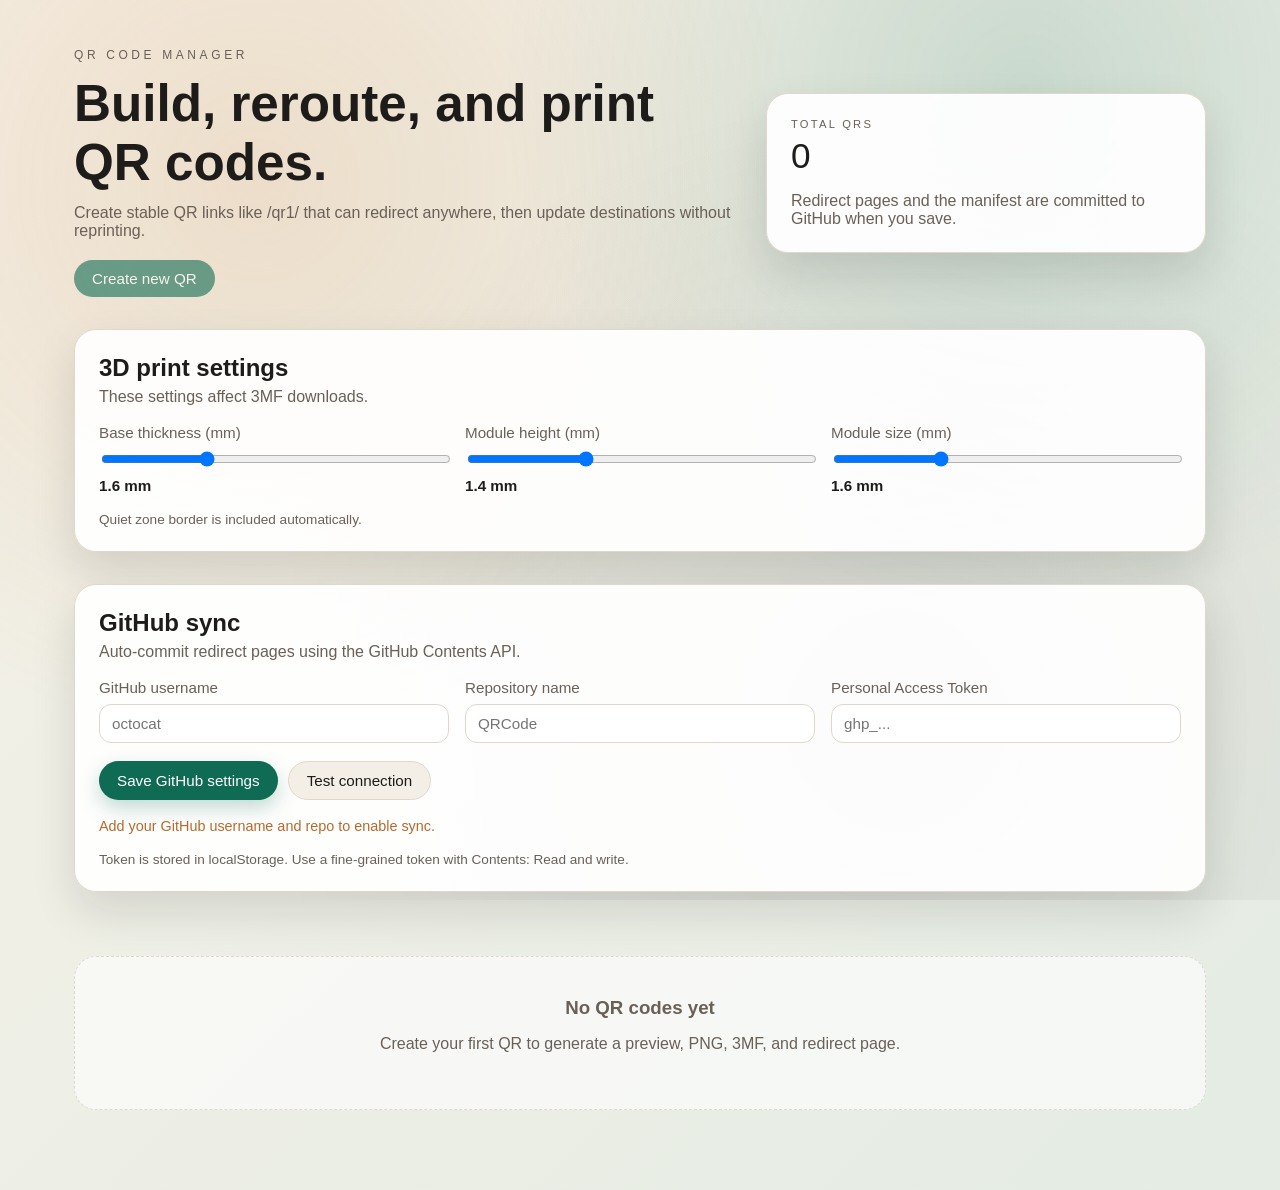
<file: index.html>
<!doctype html>
<html lang="en">
<head>
  <meta charset="utf-8">
  <meta name="viewport" content="width=device-width, initial-scale=1">
  <title>QR Manager</title>
  <link rel="stylesheet" href="style.css">
</head>
<body>
  <div class="backdrop"></div>
  <main class="app">
    <header class="hero">
      <div class="hero-text">
        <p class="eyebrow">QR Code Manager</p>
        <h1>Build, reroute, and print QR codes.</h1>
        <p class="subtitle">Create stable QR links like /qr1/ that can redirect anywhere, then update destinations without reprinting.</p>
        <div class="hero-actions">
          <button id="createQrBtn" class="primary" data-edit-control>Create new QR</button>
        </div>
      </div>
      <div class="hero-card">
        <div class="stat">
          <span class="label">Total QRs</span>
          <span class="value" id="qrCount">0</span>
        </div>
        <p class="tip">Redirect pages and the manifest are committed to GitHub when you save.</p>
      </div>
    </header>

    <section class="settings">
      <div class="section-header">
        <h2>3D print settings</h2>
        <p>These settings affect 3MF downloads.</p>
      </div>
      <div class="slider-grid">
        <label class="slider">
          <span>Base thickness (mm)</span>
          <input type="range" id="baseThickness" min="0.6" max="4" step="0.2">
          <span class="value" id="baseThicknessValue"></span>
        </label>
        <label class="slider">
          <span>Module height (mm)</span>
          <input type="range" id="moduleHeight" min="0.6" max="3" step="0.2">
          <span class="value" id="moduleHeightValue"></span>
        </label>
        <label class="slider">
          <span>Module size (mm)</span>
          <input type="range" id="moduleSize" min="1" max="3" step="0.1">
          <span class="value" id="moduleSizeValue"></span>
        </label>
      </div>
      <p class="hint">Quiet zone border is included automatically.</p>
    </section>

    <section class="settings github">
      <div class="section-header">
        <h2>GitHub sync</h2>
        <p>Auto-commit redirect pages using the GitHub Contents API.</p>
      </div>
      <div class="form-grid">
        <label class="field">
          <span>GitHub username</span>
          <input type="text" id="githubUser" placeholder="octocat" autocomplete="username">
        </label>
        <label class="field">
          <span>Repository name</span>
          <input type="text" id="githubRepo" placeholder="QRCode" autocomplete="off">
        </label>
        <label class="field">
          <span>Personal Access Token</span>
          <input type="password" id="githubToken" placeholder="ghp_..." autocomplete="off">
        </label>
      </div>
      <div class="form-actions">
        <button class="primary" id="saveGithubBtn">Save GitHub settings</button>
        <button class="ghost" id="testGithubBtn">Test connection</button>
      </div>
      <p class="status" id="githubStatus">Add your GitHub settings and test the connection to enable editing.</p>
      <p class="hint">Token is stored in localStorage. Use a fine-grained token with Contents: Read and write.</p>
    </section>

    <section class="list" id="qrList"></section>

    <section class="empty" id="emptyState">
      <h3>No QR codes yet</h3>
      <p>Create your first QR to generate a preview, PNG, 3MF, and redirect page.</p>
    </section>
  </main>

  <template id="qrCardTemplate">
    <article class="qr-card">
      <div class="qr-preview">
        <canvas data-qr-canvas></canvas>
        <p class="qr-path" data-qr-path></p>
      </div>
      <div class="qr-body">
        <div class="qr-head">
          <h3 data-qr-title></h3>
          <button class="ghost small" data-copy>Copy link</button>
        </div>
        <p class="qr-destination-label">Destination URL</p>
        <div class="destination">
          <input type="url" placeholder="https://example.com" data-destination data-edit-control>
          <button class="primary small" data-save data-edit-control>Save</button>
        </div>
        <p class="qr-destination" data-qr-destination></p>
        <div class="qr-actions">
          <button class="ghost small" data-open-destination>Open link</button>
          <button class="ghost small" data-download-png>Download PNG</button>
          <button class="ghost small" data-download-3mf>Download 3MF</button>
        </div>
      </div>
    </article>
  </template>

  <script src="vendor/qrcode-generator.min.js"></script>
  <script src="app.js"></script>
</body>
</html>
</file>
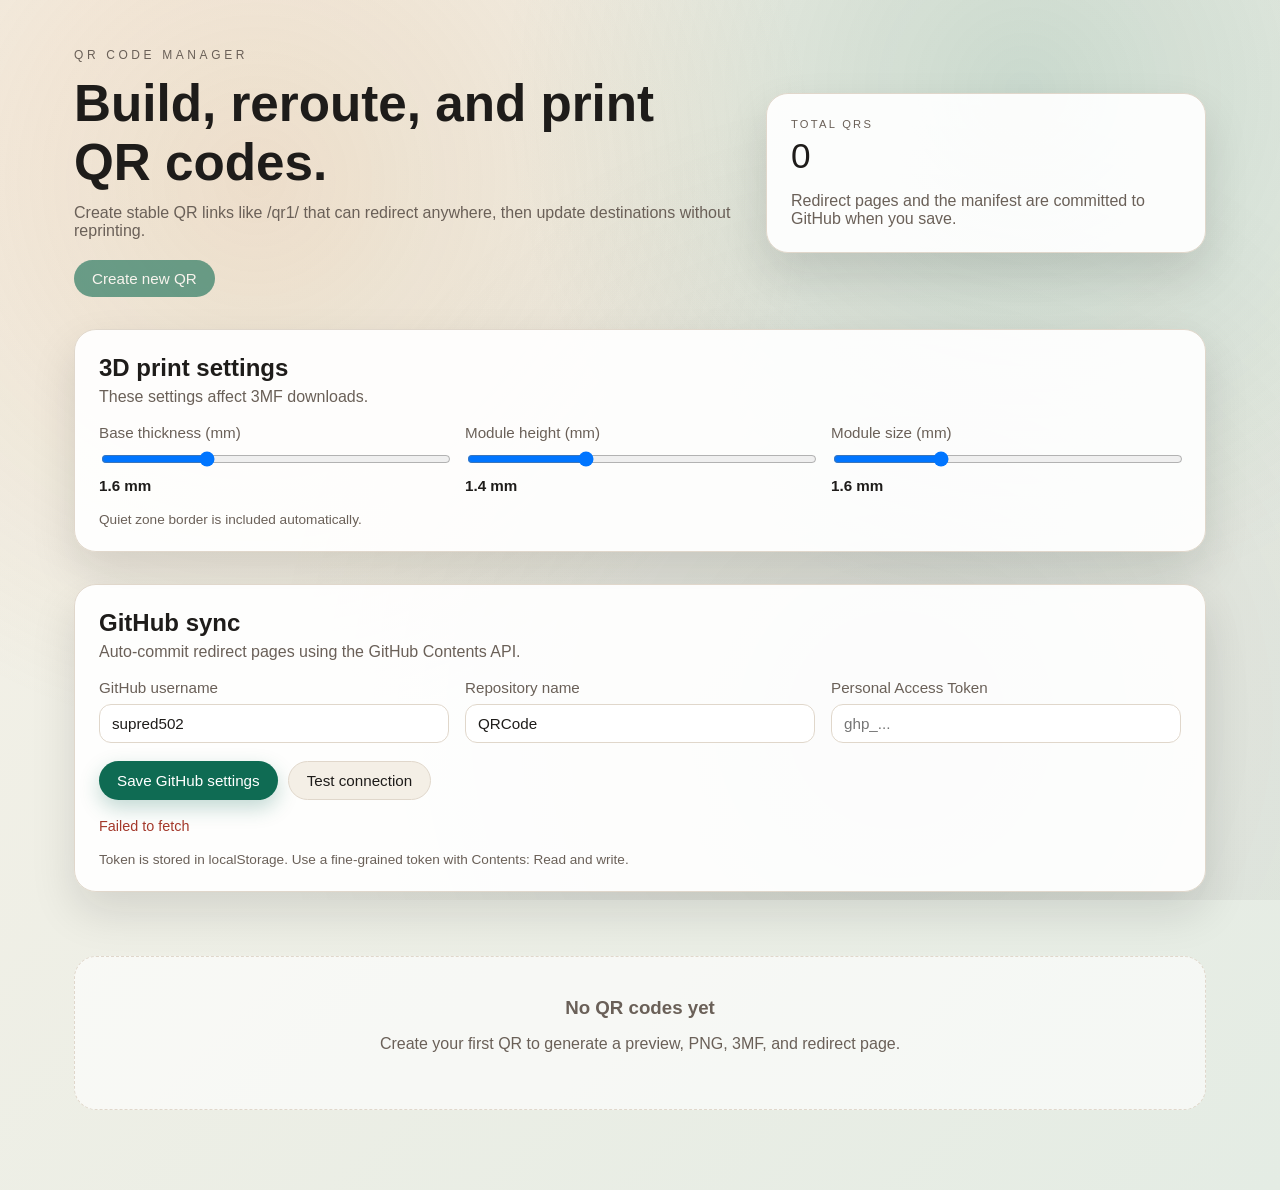
<file: qr1/index.html>
<!doctype html>
<html lang="en">
<head>
  <meta charset="utf-8">
  <meta name="viewport" content="width=device-width, initial-scale=1">
  <title>qr1 redirect</title>
  <style>
    body {
      margin: 0;
      font-family: "Candara", "Trebuchet MS", sans-serif;
      background: #f7f4ef;
      color: #1a1a1a;
      display: grid;
      place-items: center;
      min-height: 100vh;
    }

    .card {
      background: #fff;
      border: 1px solid #e3ddd2;
      padding: 24px 28px;
      border-radius: 18px;
      box-shadow: 0 14px 30px rgba(0, 0, 0, 0.08);
      max-width: 520px;
    }

    .label {
      font-size: 12px;
      text-transform: uppercase;
      letter-spacing: 0.14em;
      color: #6c655c;
    }

    .target {
      margin-top: 8px;
      word-break: break-all;
      font-size: 16px;
    }
  </style>
</head>
<body>
  <div class="card">
    <div class="label">Redirecting</div>
    <div class="target" id="redirect-target">Checking destination...</div>
  </div>
  <script>
    (function() {
      var REQUIRED_USER = "Supred502";
      var STORAGE_KEY = "qr-manager:github";
      var FALLBACK_URL = "https://supred502.github.io/QRCode/";
      var EDIT_PATH = "edit.html";
      var url = FALLBACK_URL;

      function readSettings() {
        try {
          return JSON.parse(localStorage.getItem(STORAGE_KEY) || "{}");
        } catch (err) {
          return {};
        }
      }

      function isAuthorized(settings) {
        if (!settings || !settings.username || !settings.token) {
          return false;
        }
        return String(settings.username).toLowerCase() === REQUIRED_USER.toLowerCase();
      }

      var target = document.getElementById("redirect-target");
      if (target) {
        target.textContent = url ? url : "No destination set";
      }

      if (isAuthorized(readSettings())) {
        window.location.replace(EDIT_PATH);
        return;
      }

      if (url) {
        window.location.replace(url);
      }
    })();
  </script>
</body>
</html>
</file>
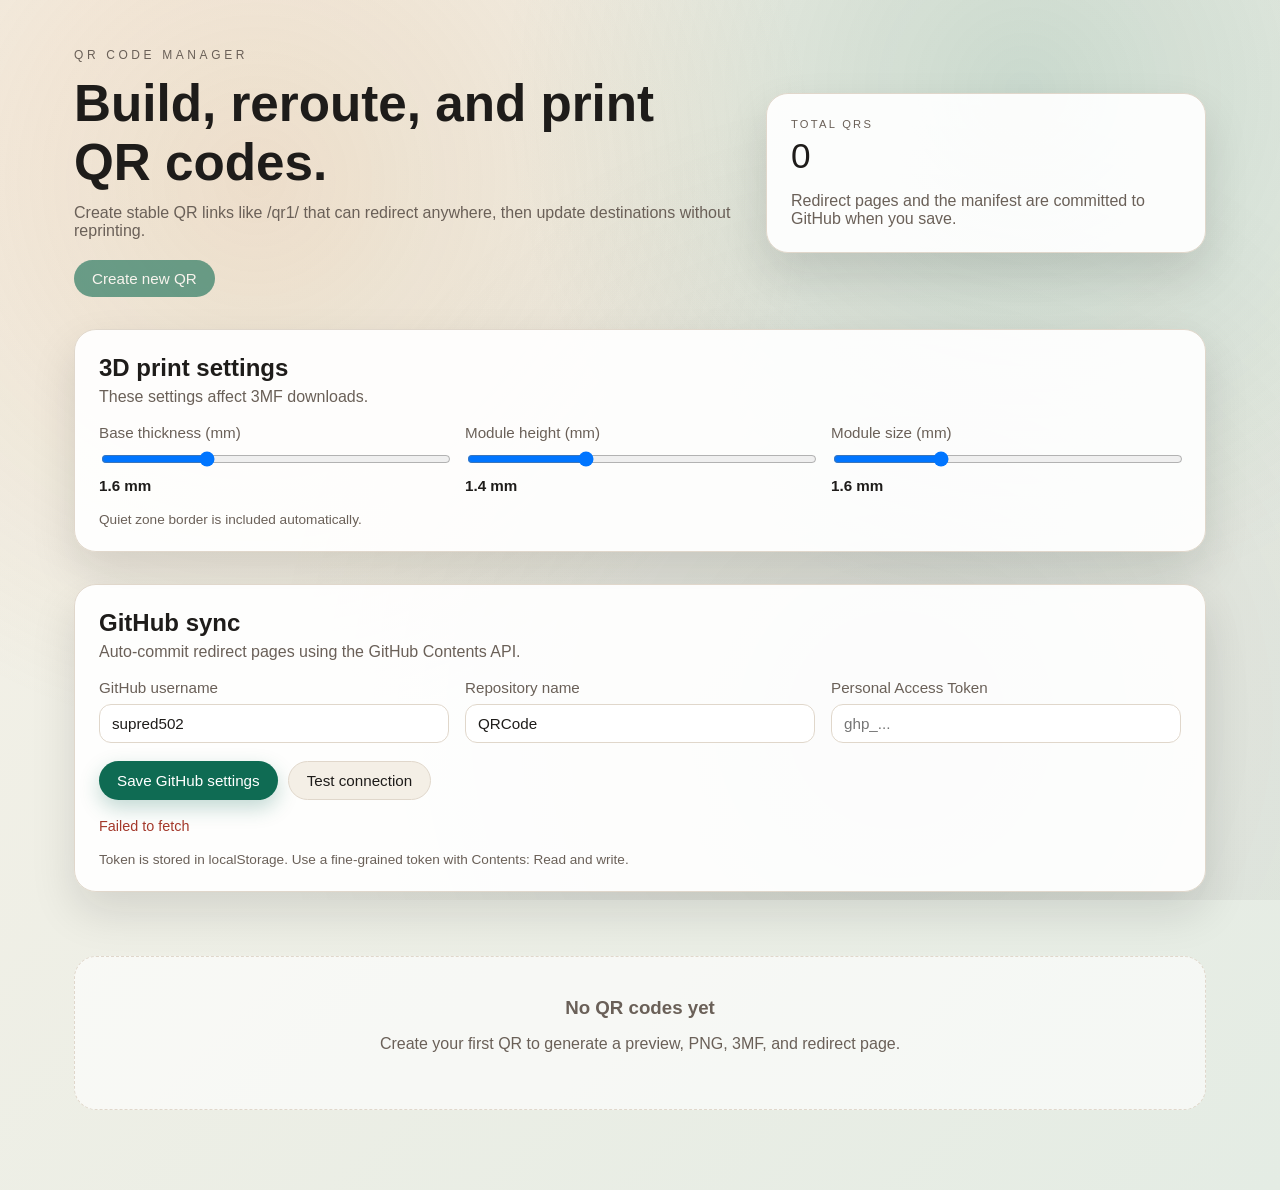
<file: qr1/edit.html>
<!doctype html>
<html lang="en">
<head>
  <meta charset="utf-8">
  <meta name="viewport" content="width=device-width, initial-scale=1">
  <title>qr1 editor</title>
  <link rel="stylesheet" href="../style.css">
</head>
<body>
  <div class="backdrop"></div>
  <main class="app">
    <section class="list" id="qrList"></section>

    <section class="empty" id="emptyState">
      <h3>No QR code found</h3>
      <p>Open the main editor to create new QR codes.</p>
    </section>
  </main>

  <template id="qrCardTemplate">
    <article class="qr-card">
      <div class="qr-preview">
        <canvas data-qr-canvas></canvas>
        <p class="qr-path" data-qr-path></p>
      </div>
      <div class="qr-body">
        <div class="qr-head">
          <h3 data-qr-title></h3>
          <button class="ghost small" data-copy>Copy link</button>
        </div>
        <p class="qr-destination-label">Destination URL</p>
        <div class="destination">
          <input type="url" placeholder="https://example.com" data-destination data-edit-control>
          <button class="primary small" data-save data-edit-control>Save</button>
        </div>
        <p class="qr-destination" data-qr-destination></p>
        <div class="qr-actions">
          <button class="ghost small" data-open-destination>Open link</button>
          <button class="ghost small" data-download-png>Download PNG</button>
          <button class="ghost small" data-download-3mf>Download 3MF</button>
        </div>
      </div>
    </article>
  </template>

  <script>
    window.QR_EDITOR_ID = "qr1";
    window.QR_APP_ROOT = new URL("../../", window.location.href).toString();
    window.QR_FALLBACK_URL = "https://supred502.github.io/QRCode/";
  </script>
  <script src="../vendor/qrcode-generator.min.js"></script>
  <script src="../app.js"></script>
</body>
</html>
</file>
<file: style.css>
:root {
  --bg: #f6f1e7;
  --bg-deep: #e4ece4;
  --ink: #1e1c1a;
  --muted: #6a6058;
  --accent: #0f6b53;
  --accent-2: #d28c4c;
  --card: rgba(255, 255, 255, 0.92);
  --border: #e0d7cb;
  --shadow: 0 20px 45px rgba(20, 18, 16, 0.12);
  --radius: 22px;
  --font-body: "Candara", "Trebuchet MS", "Segoe UI", sans-serif;
  --font-display: "Optima", "Candara", "Trebuchet MS", sans-serif;
}

* {
  box-sizing: border-box;
}

body {
  margin: 0;
  background: linear-gradient(135deg, var(--bg), var(--bg-deep));
  color: var(--ink);
  font-family: var(--font-body);
  min-height: 100vh;
}

.backdrop {
  position: fixed;
  inset: 0;
  background:
    radial-gradient(circle at 20% 20%, rgba(210, 140, 76, 0.18), transparent 45%),
    radial-gradient(circle at 80% 10%, rgba(15, 107, 83, 0.16), transparent 40%),
    radial-gradient(circle at 70% 80%, rgba(25, 20, 17, 0.1), transparent 55%);
  pointer-events: none;
  z-index: 0;
}

.app {
  position: relative;
  z-index: 1;
  max-width: 1180px;
  margin: 0 auto;
  padding: 48px 24px 80px;
  display: grid;
  gap: 32px;
}

.hero {
  display: grid;
  grid-template-columns: minmax(0, 1.2fr) minmax(0, 0.8fr);
  gap: 32px;
  align-items: center;
}

.hero-text h1 {
  font-family: var(--font-display);
  font-size: clamp(2.2rem, 4vw, 3.3rem);
  margin: 0 0 12px;
}

.eyebrow {
  text-transform: uppercase;
  letter-spacing: 0.3em;
  font-size: 0.75rem;
  color: var(--muted);
  margin: 0 0 12px;
}

.subtitle {
  margin: 0 0 20px;
  color: var(--muted);
  font-size: 1rem;
}

.hero-actions {
  display: flex;
  gap: 12px;
  flex-wrap: wrap;
}

.hero-card {
  background: var(--card);
  border: 1px solid var(--border);
  border-radius: var(--radius);
  padding: 24px;
  box-shadow: var(--shadow);
  display: grid;
  gap: 16px;
}

.hero-card .stat {
  display: flex;
  flex-direction: column;
  gap: 6px;
}

.hero-card .label {
  text-transform: uppercase;
  letter-spacing: 0.2em;
  font-size: 0.7rem;
  color: var(--muted);
}

.hero-card .value {
  font-size: 2.2rem;
  font-family: var(--font-display);
}

.hero-card .tip {
  color: var(--muted);
  margin: 0;
}

.settings {
  background: var(--card);
  border: 1px solid var(--border);
  border-radius: var(--radius);
  padding: 24px;
  box-shadow: var(--shadow);
  display: grid;
  gap: 18px;
}

.section-header h2 {
  margin: 0 0 6px;
  font-family: var(--font-display);
}

.section-header p {
  margin: 0;
  color: var(--muted);
}

.slider-grid {
  display: grid;
  grid-template-columns: repeat(auto-fit, minmax(220px, 1fr));
  gap: 16px;
}

.form-grid {
  display: grid;
  grid-template-columns: repeat(auto-fit, minmax(220px, 1fr));
  gap: 16px;
}

.field {
  display: grid;
  gap: 8px;
  font-size: 0.95rem;
  color: var(--muted);
}

.field input {
  padding: 10px 12px;
  border-radius: 12px;
  border: 1px solid var(--border);
  background: #fff;
  font-size: 0.95rem;
  color: var(--ink);
}

.form-actions {
  display: flex;
  flex-wrap: wrap;
  gap: 10px;
}

.status {
  margin: 0;
  font-size: 0.9rem;
}

.status-ok {
  color: var(--accent);
}

.status-warn {
  color: #b56a2d;
}

.status-error {
  color: #a3382a;
}

.slider {
  display: grid;
  gap: 8px;
  font-size: 0.95rem;
  color: var(--muted);
}

.slider input {
  width: 100%;
}

.slider .value {
  font-weight: 600;
  color: var(--ink);
}

.list {
  display: grid;
  gap: 22px;
}

.qr-card {
  background: var(--card);
  border: 1px solid var(--border);
  border-radius: var(--radius);
  padding: 20px;
  box-shadow: var(--shadow);
  display: grid;
  grid-template-columns: minmax(160px, 220px) minmax(0, 1fr);
  gap: 24px;
  animation: rise 0.5s ease both;
}

.qr-preview {
  display: grid;
  gap: 12px;
  justify-items: center;
  align-content: start;
}

.qr-preview canvas {
  background: #fefcf9;
  padding: 10px;
  border-radius: 16px;
  border: 1px solid var(--border);
  width: 100%;
  max-width: 200px;
  height: auto;
}

.qr-path {
  font-size: 0.8rem;
  word-break: break-all;
  color: var(--muted);
  text-align: center;
  margin: 0;
}

.qr-body {
  display: grid;
  gap: 12px;
}

.qr-head {
  display: flex;
  justify-content: space-between;
  align-items: center;
  gap: 12px;
}

.qr-head h3 {
  margin: 0;
  font-size: 1.2rem;
  font-family: var(--font-display);
  text-transform: uppercase;
  letter-spacing: 0.08em;
}

.qr-destination-label {
  margin: 0;
  font-size: 0.85rem;
  color: var(--muted);
}

.destination {
  display: flex;
  gap: 8px;
  flex-wrap: wrap;
}

.destination input {
  flex: 1 1 240px;
  padding: 10px 12px;
  border-radius: 12px;
  border: 1px solid var(--border);
  background: #fff;
  font-size: 0.95rem;
}

.qr-destination {
  margin: 0;
  color: var(--muted);
  font-size: 0.9rem;
  word-break: break-all;
}

.qr-actions {
  display: flex;
  flex-wrap: wrap;
  gap: 10px;
}

button {
  border: none;
  border-radius: 999px;
  padding: 10px 18px;
  font-size: 0.95rem;
  font-family: var(--font-body);
  cursor: pointer;
  transition: transform 0.2s ease, box-shadow 0.2s ease;
}

button.primary {
  background: var(--accent);
  color: #fff;
  box-shadow: 0 8px 20px rgba(15, 107, 83, 0.25);
}

button.ghost {
  background: #f4efe6;
  color: var(--ink);
  border: 1px solid var(--border);
}

button.small {
  padding: 8px 14px;
  font-size: 0.85rem;
}

button:disabled {
  cursor: not-allowed;
  opacity: 0.6;
  box-shadow: none;
  transform: none;
}

button:disabled:hover {
  transform: none;
}

input:disabled {
  cursor: not-allowed;
  opacity: 0.75;
  background: #f3eee6;
}

button:hover {
  transform: translateY(-1px);
}

button:focus {
  outline: 2px solid rgba(15, 107, 83, 0.4);
  outline-offset: 2px;
}

.empty {
  text-align: center;
  padding: 40px 24px;
  background: rgba(255, 255, 255, 0.6);
  border: 1px dashed var(--border);
  border-radius: var(--radius);
  color: var(--muted);
}

.empty h3 {
  margin: 0 0 8px;
  font-family: var(--font-display);
}

.hint {
  margin: 0;
  color: var(--muted);
  font-size: 0.85rem;
}

@keyframes rise {
  from {
    opacity: 0;
    transform: translateY(10px);
  }
  to {
    opacity: 1;
    transform: translateY(0);
  }
}

@media (max-width: 960px) {
  .hero {
    grid-template-columns: 1fr;
  }
}

@media (max-width: 720px) {
  .qr-card {
    grid-template-columns: 1fr;
  }

  .qr-preview canvas {
    max-width: 240px;
  }

  .qr-head {
    flex-direction: column;
    align-items: flex-start;
  }
}
</file>
